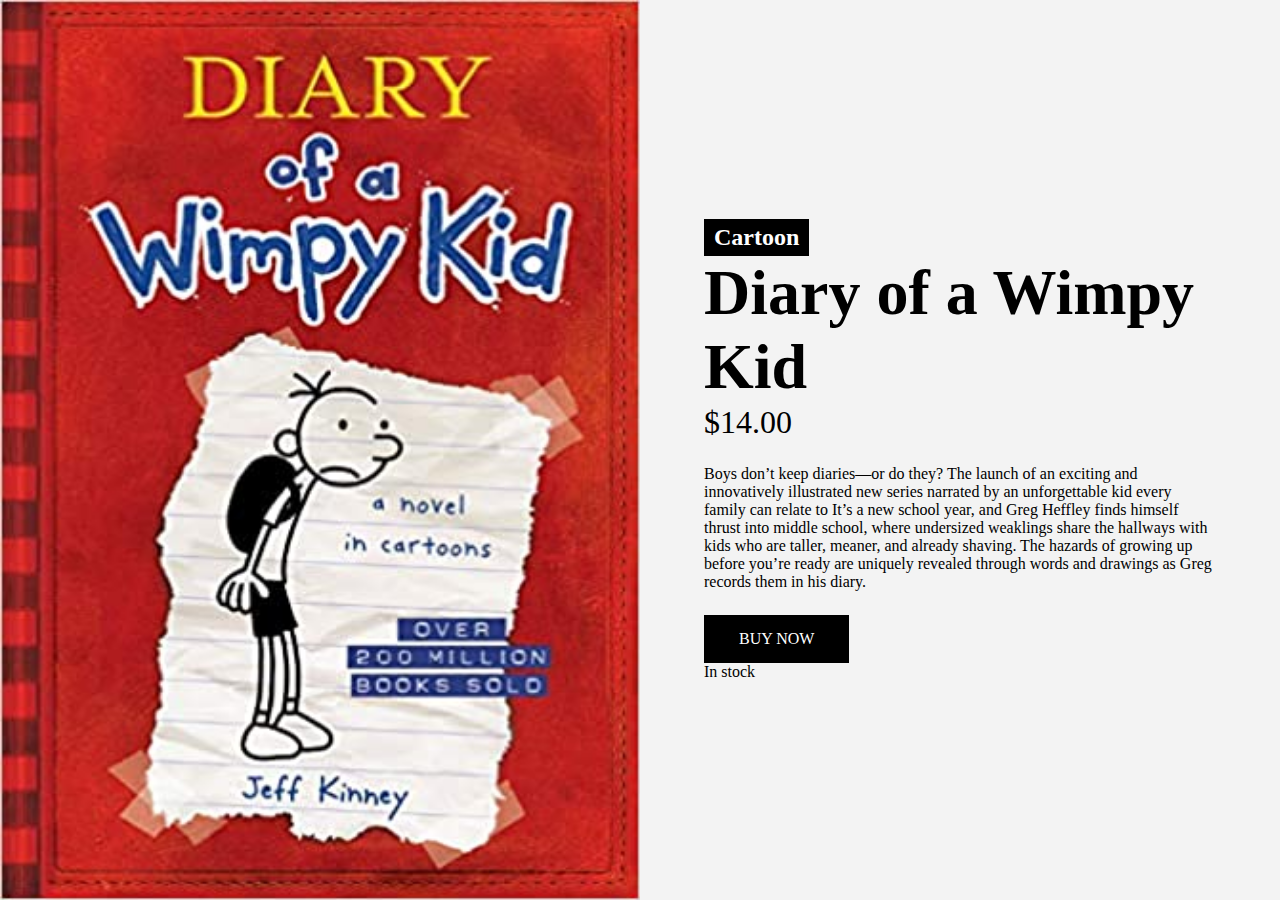
<file: books-pages/diary.html>
<html>
  <head>
    <title>Dog MAn</title>
    <link rel="stylesheet" href="dog-man.css" />
  </head>
  <body>
    <div id="item-page">
      <div id="item-img">
        <img src="/books-images/diary.jpeg" alt="" />
      </div>
      <div id="item-content">
        <h2 id="category">Cartoon</h2>
        <h1 id="title">Diary of a Wimpy Kid</h1>
        <h1 id="price">$14.00</h1>
        <p id="desc">
          Boys don’t keep diaries―or do they? The launch of an exciting and
          innovatively illustrated new series narrated by an unforgettable kid
          every family can relate to It’s a new school year, and Greg Heffley
          finds himself thrust into middle school, where undersized weaklings
          share the hallways with kids who are taller, meaner, and already
          shaving. The hazards of growing up before you’re ready are uniquely
          revealed through words and drawings as Greg records them in his diary.
        </p>
        <a
          href="https://www.amazon.com/Diary-of-a-Wimpy-Kid/dp/B0051XV5Y6/ref=sr_1_3?crid=2SMR09VEZU2DU&keywords=diary+of+a+wimpy+kid+book&qid=1644960219&sprefix=di%2Caps%2C72&sr=8-3"
          id="buy-link"
          >BUY NOW</a
        >
        <p>In stock</p>
      </div>
    </div>
  </body>
</html>
</file>
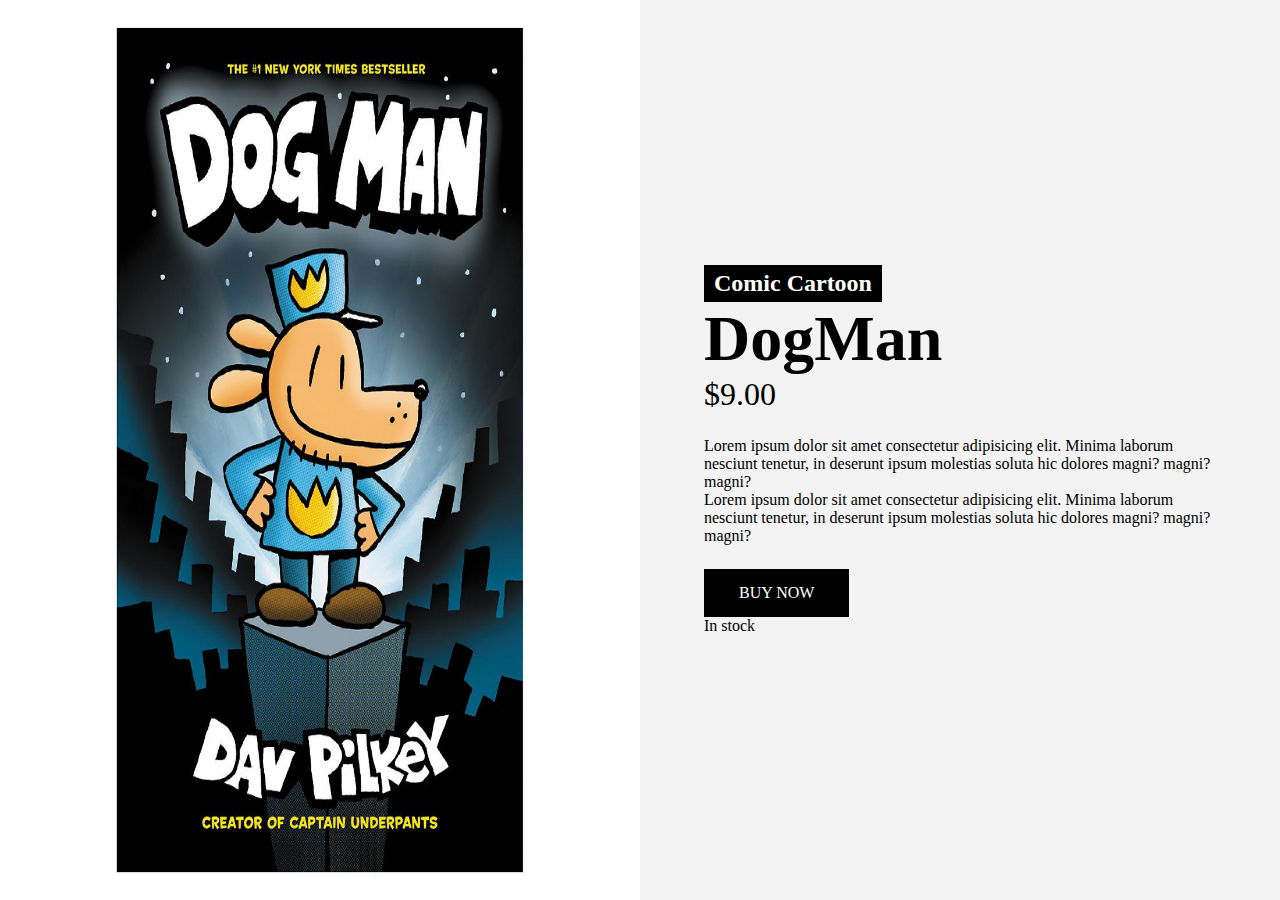
<file: books-pages/dog-man.html>
<html>
  <head>
    <title>Dog MAn</title>
    <link rel="stylesheet" href="dog-man.css" />
  </head>
  <body>
    <div id="item-page">
    <div id="item-page">
      <div id="item-img">
        <img src="/books-images/dogman.jpeg" alt="" />
      </div>
      <div id="item-content">
        <h2 id="category">Comic Cartoon</h2>
        <h1 id="title">DogMan</h1>
        <h1 id="price">$9.00</h1>
        <p id="desc">
          Lorem ipsum dolor sit amet consectetur adipisicing elit. Minima
          laborum nesciunt tenetur, in deserunt ipsum molestias soluta hic
          dolores magni? magni?magni? <br />
          Lorem ipsum dolor sit amet consectetur adipisicing elit. Minima
          laborum nesciunt tenetur, in deserunt ipsum molestias soluta hic
          dolores magni? magni?magni?
        </p>
        <a
          href="https://www.amazon.com/s?k=dogman&crid=18LUDXAF1QIAU&sprefix=dogman%2Caps%2C89&ref=nb_sb_noss_1"
          id="buy-link"
          >BUY NOW</a
        >
        <p>In stock</p>
      </div>
    </div>
  </body>
</html>
</file>
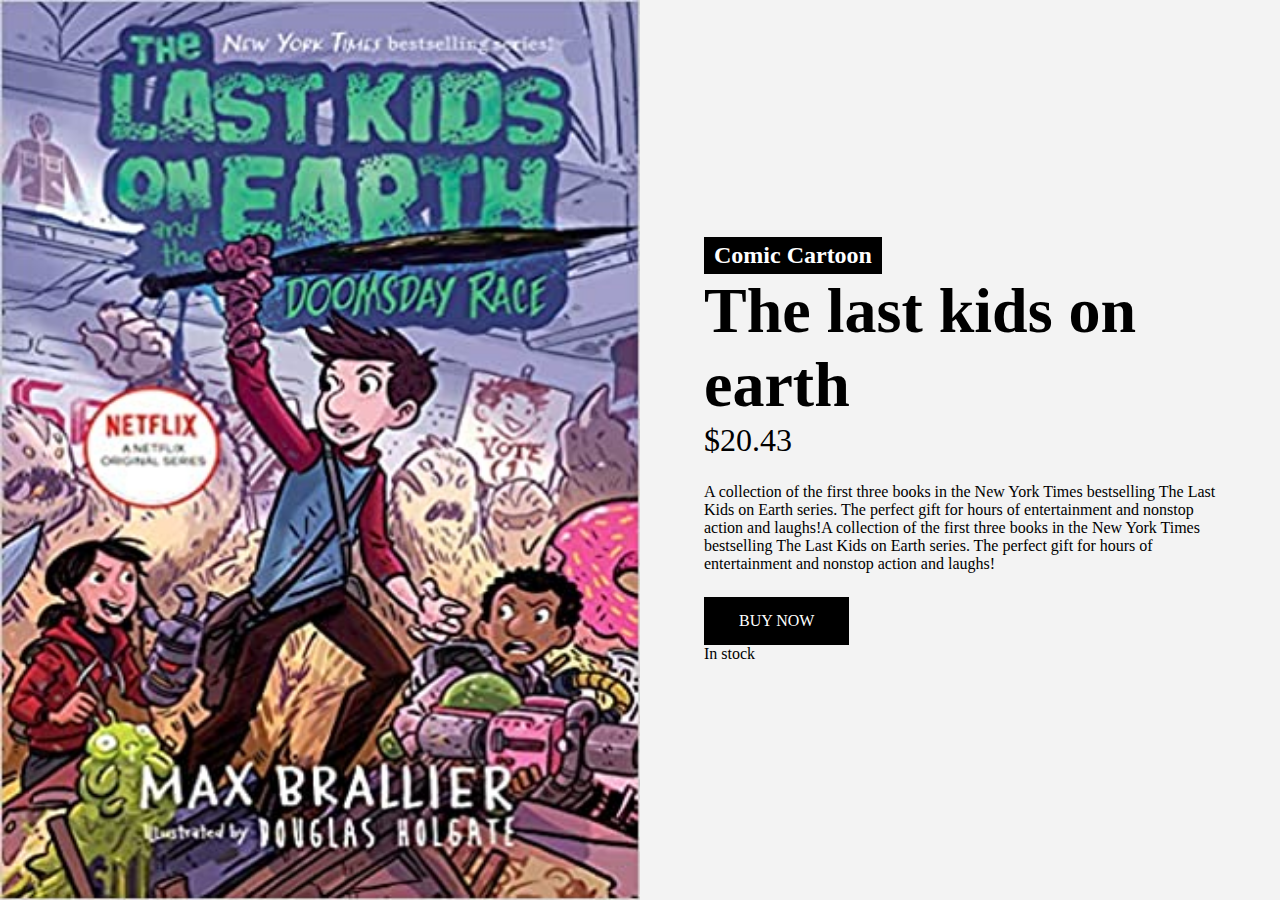
<file: books-pages/the-last-kids-on-earth.html>
<html>
  <head>
    <title>Dog MAn</title>
    <link rel="stylesheet" href="dog-man.css" />
  </head>
  <body>
    <div id="item-page">
    <div id="item-page">
      <div id="item-img">
        <img src="/books-images/the-last-kids.jpg" alt="" />
      </div>
      <div id="item-content">
        <h2 id="category">Comic Cartoon</h2>
        <h1 id="title">The last kids on earth</h1>
        <h1 id="price">$20.43</h1>
        <p id="desc">
A collection of the first three books in the New York Times bestselling The Last Kids on Earth series. The perfect gift for hours of entertainment and nonstop action and laughs!A collection of the first three books in the New York Times bestselling The Last Kids on Earth series. The perfect gift for hours of entertainment and nonstop action and laughs!
        </p>
        <a
          href="https://www.amazon.com/Last-Kids-Earth-Monster-Box/dp/0451481089/ref=sr_1_1?crid=2MACZPT0PP1XS&keywords=the+last+kids+on+earth+book+series&qid=1645389742&sprefix=the+last+ki%2Caps%2C141&sr=8-1"
          id="buy-link"
          >BUY NOW</a
        >
        <p>In stock</p>
      </div>
    </div>
  </body>
</html>
</file>
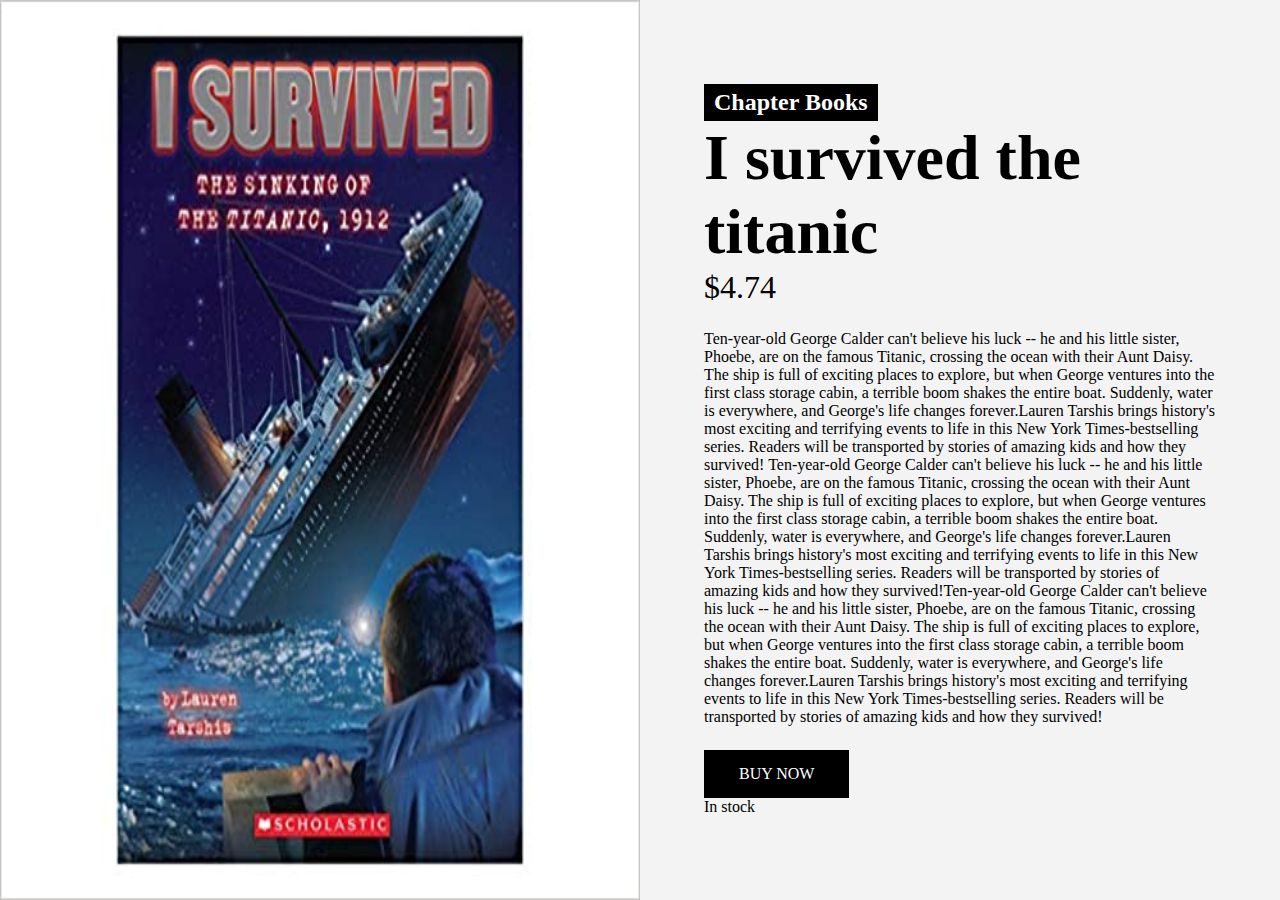
<file: books-pages/titanic.html>
<html>
  <head>
    <title>Dog MAn</title>
    <link rel="stylesheet" href="dog-man.css" />
  </head>
  <body>
    <div id="item-page">
    <div id="item-page">
      <div id="item-img">
        <img src="/books-images/titanic.jpg" alt="" />
      </div>
      <div id="item-content">
        <h2 id="category">Chapter Books</h2>
        <h1 id="title">I survived the titanic</h1>
        <h1 id="price">$4.74</h1>
        <p id="desc">
         Ten-year-old George Calder can't believe his luck -- he and his little sister, Phoebe, are on the famous Titanic, crossing the ocean with their Aunt Daisy. The ship is full of exciting places to explore, but when George ventures into the first class storage cabin, a terrible boom shakes the entire boat. Suddenly, water is everywhere, and George's life changes forever.Lauren Tarshis brings history's most exciting and terrifying events to life in this New York Times-bestselling series. Readers will be transported by stories of amazing kids and how they survived!
 Ten-year-old George Calder can't believe his luck -- he and his little sister, Phoebe, are on the famous Titanic, crossing the ocean with their Aunt Daisy. The ship is full of exciting places to explore, but when George ventures into the first class storage cabin, a terrible boom shakes the entire boat. Suddenly, water is everywhere, and George's life changes forever.Lauren Tarshis brings history's most exciting and terrifying events to life in this New York Times-bestselling series. Readers will be transported by stories of amazing kids and how they survived!Ten-year-old George Calder can't believe his luck -- he and his little sister, Phoebe, are on the famous Titanic, crossing the ocean with their Aunt Daisy. The ship is full of exciting places to explore, but when George ventures into the first class storage cabin, a terrible boom shakes the entire boat. Suddenly, water is everywhere, and George's life changes forever.Lauren Tarshis brings history's most exciting and terrifying events to life in this New York Times-bestselling series. Readers will be transported by stories of amazing kids and how they survived!

        </p>
        <a
          href="https://www.amazon.com/I-Survived-Sinking-Titanic-1912/dp/0545206944/ref=sr_1_15?crid=126777A9K3YSH&keywords=i+survived+books&qid=1645388630&sprefix=i+su%2Caps%2C100&sr=8-15"
          id="buy-link"
          >BUY NOW</a
        >
        <p>In stock</p>
      </div>
    </div>
  </body>
</html>
</file>
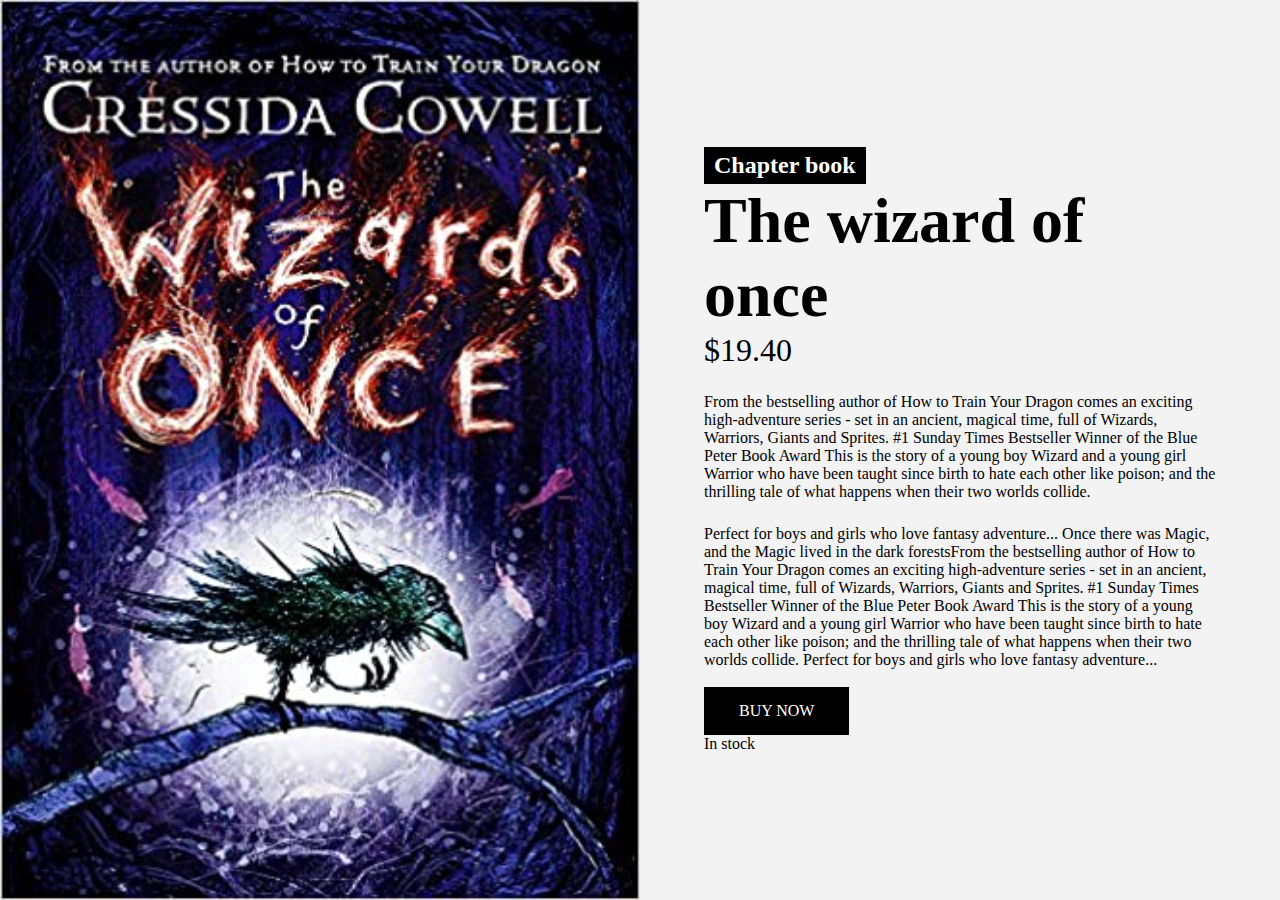
<file: books-pages/wizard.html>
<html>
  <head>
    <title>Dog MAn</title>
    <link rel="stylesheet" href="dog-man.css" />
  </head>
  <body>
    <div id="item-page">
      <div id="item-img">
        <img src="/books-images/wizards.jpg" alt="" />
      </div>
      <div id="item-content">
        <h2 id="category">Chapter book</h2>
        <h1 id="title">The wizard of once</h1>
        <h1 id="price">$19.40</h1>
        <p id="desc">
          From the bestselling author of How to Train Your Dragon comes an
          exciting high-adventure series - set in an ancient, magical time, full
          of Wizards, Warriors, Giants and Sprites. #1 Sunday Times Bestseller
          Winner of the Blue Peter Book Award This is the story of a young boy
          Wizard and a young girl Warrior who have been taught since birth to
          hate each other like poison; and the thrilling tale of what happens
          when their two worlds collide. 
        </p>
        <p></p>
          Perfect for boys and girls who love
          fantasy adventure... Once there was Magic, and the Magic lived in the
          dark forestsFrom the bestselling author of How to Train Your Dragon
          comes an exciting high-adventure series - set in an ancient, magical
          time, full of Wizards, Warriors, Giants and Sprites. #1 Sunday Times
          Bestseller Winner of the Blue Peter Book Award This is the story of a
          young boy Wizard and a young girl Warrior who have been taught since
          birth to hate each other like poison; and the thrilling tale of what
          happens when their two worlds collide. Perfect for boys and girls who
          love fantasy adventure... 
        </p>
      <br>
        <a
          href="https://www.amazon.com/Wizards-Once-Book-1/dp/1444936700/ref=tmm_hrd_swatch_0?_encoding=UTF8&qid=1645128694&sr=8-2"
          id="buy-link"
          >BUY NOW</a
        >
        <p>In stock</p>
      </div>
    </div>
  </body>
</html>
</file>
<file: books-pages/dog-man.css>
* {
  margin: 0;
  padding: 0;
  box-sizing: border-box;
}
#item-page {
  display: flex;
  width: 100vw;
  height: 100vh;
  background-color: lightblue;
}

#item-img {
  width: 50%;
  height: 100%;
  background-color: lightcoral;
}
img {
  width: 100%;
  height: 100%;
}

#item-content {
  display: flex;
  flex-direction: column;
  justify-content: center;
  width: 50%;
  height: 100%;
  background-color: #f3f3f3;
  padding: 5%;
}

#category {
  background-color: black;
  padding: 5px 10px;
  color: white;
  width: fit-content;
}

#title {
  font-size: 4rem;
  margin-top: 2remyu;
}

#price {
  font-weight: lighter;
}
#desc {
  margin: 1.5rem 0;
}
#buy-link {
  text-decoration: none;
  background-color: black;
  color: white;
  padding: 15px 35px;
  width: fit-content;
}
</file>
